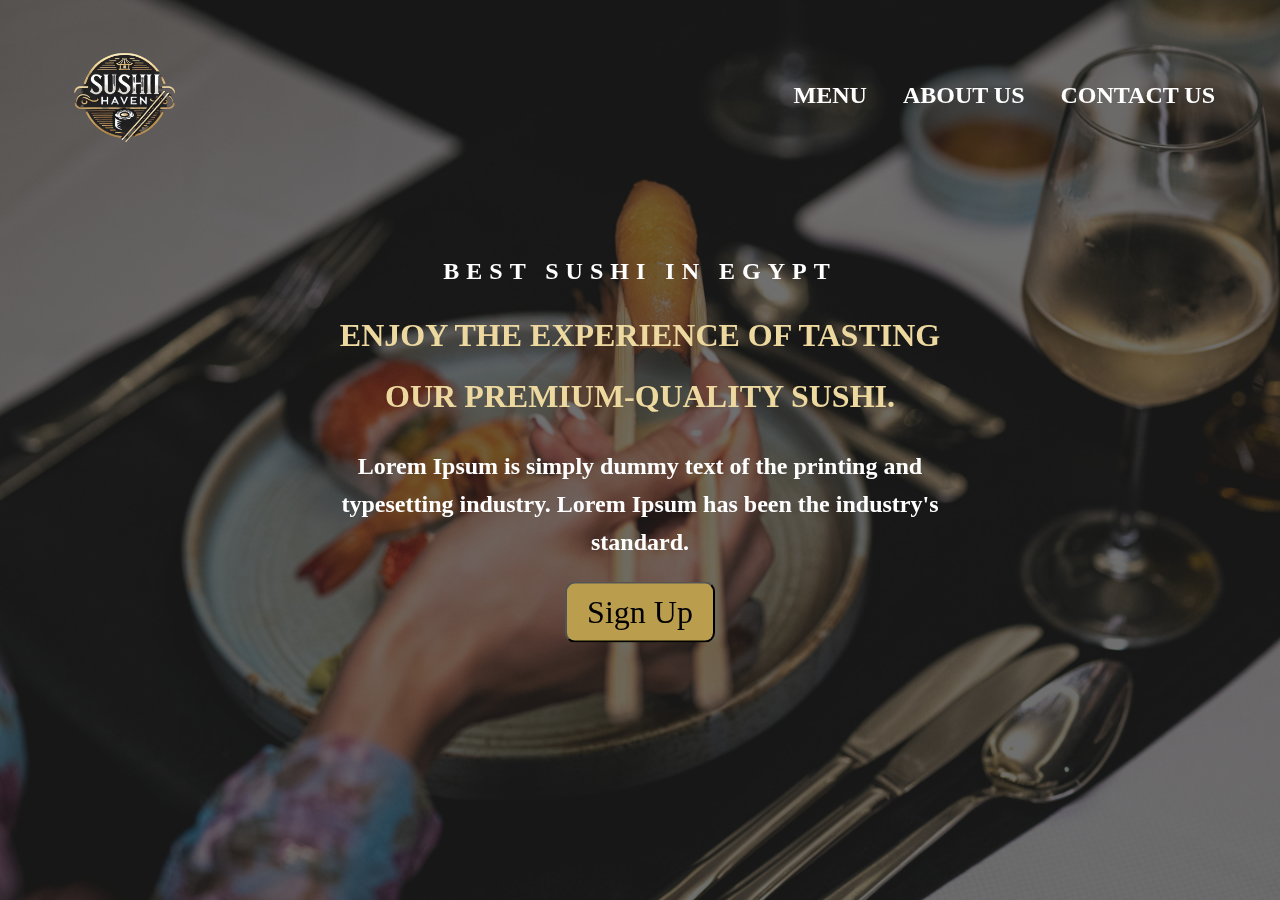
<file: index.html>
<!DOCTYPE html>
<html lang="">
<head>
    <meta charset="UTF-8">
    <meta name="viewport" content="width=device-width, initial-scale=1.0">
    <title>Sushi Haven</title>
    <link rel="stylesheet" href="./home.css">
</head>
<body>
    <div class="background">
        <header>
            <img src="./Logo.png" alt="Sushi Haven Logo" class="logo">
            <nav>
                <a href="./final project (1)/final project/final project.html">MENU</a>
                <a href="/المشروع النهائى/المشروع النهائى/index.html ">ABOUT US</a>
                <a href="#">CONTACT US</a>
            </nav>
        </header>

        <div class="content">
            <h3>BEST SUSHI IN EGYPT</h3>
            <h1>ENJOY THE EXPERIENCE OF TASTING OUR PREMIUM-QUALITY SUSHI.</h1>
            <p>Lorem Ipsum is simply dummy text of the printing and typesetting industry. Lorem Ipsum has been the industry's standard.</p>
            <a href="./Sushi.html">
                <button>Sign Up
                
                </button>
            </a>
           
        </div>
    </div>

    <script src="./home.js"></script>
</body>
</html>
</file>
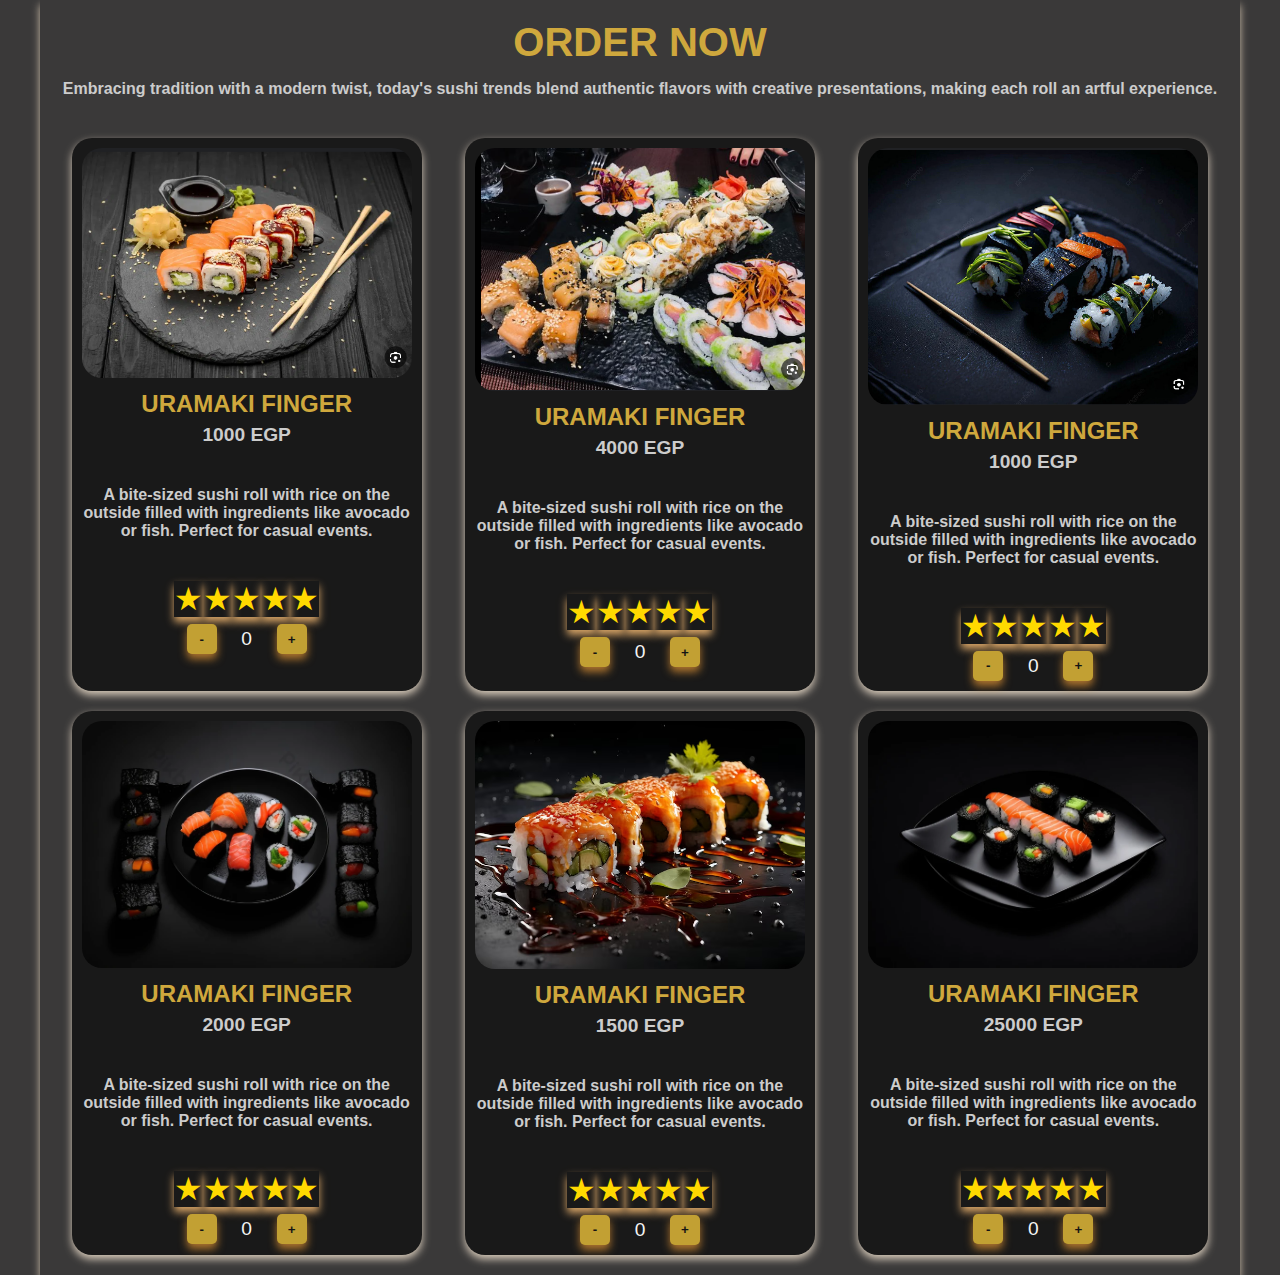
<file: final project (1)/final project/final project.html>
<!DOCTYPE html>
<html lang="en">
<head>
    <meta charset="UTF-8">
    <meta name="viewport" content="width=device-width, initial-scale=1.0">
    <title>Sushi Order</title>
    <link rel="stylesheet" href="final project.css">
</head>
<body>
    <section class="order-now">
        <h1>ORDER NOW</h1>
        <p>Embracing tradition with a modern twist, today's sushi trends blend authentic flavors with creative presentations, making each roll an artful experience.</p>
        <div class="card-container"></div>
    </section>
    <script src="final project.js"></script>
</body>
</html>
</file>
<file: home.css>
* {
    margin: 0;
    padding: 0;
    box-sizing: border-box;
    font-family: 'Georgia', serif;
    scroll-behavior: smooth;
}

body,
html {
    height: 100%;
    display: flex;
    justify-content: center;
    align-items: center;
    background-color: #000;
    color: #fff;
}

.background {
    background-image: url('./Home.png');
    background-size: cover;
    background-position: center;
    position: fixed;
    width: 100%;
    height: 100vh;
    text-align: center;
    color: #fff;
    z-index: -1;
}

header {
    display: flex;
    font-size: 1.5em;
    justify-content: space-between;
    align-items: center;
    padding: 20px 50px;
}

nav :hover {
    word-wrap: #e6b800;

}

.logo {
    color: #000;
    width: 150px;


}

nav a {
    margin: 0 15px;
    text-decoration: none;
    color: #fff;
    font-weight: bold;
}

.content {
    position: absolute;
    top: 50%;
    left: 50%;
    transform: translate(-50%, -50%);
    text-align: center;
    color: #fff;
    max-width: 800px;

}

h3 {
    font-style: Inknut Antiqua;
    font-size: 1.5em;
    letter-spacing: 7px;
    color: #FFFFFF;
    margin-bottom: 10px;
    font-weight: bold;
}

h1 {
    font-style: Inknut Antiqua;
    font-size: 32px;
    font-weight: bold;
    color: #EDD99F;
    margin: 20px 0;
    line-height: 1.9;
    font-weight: bold;
}

p {
    font-style: Inknut Antiqua;
    font-size: 1.5em;
    line-height: 1.6;
    color: #FFFFFF;
    margin-bottom: 20px;
    font-weight: bold;
}

button {
    background-color: #BB9E4D;
    padding: 10px 20px;
    font-size: 2em;
    cursor: pointer;
    border-radius: 10px;
    transition: background-color 0.3s ease;
}

button:hover {
    background-color: #e6b800;

}
</file>
<file: final project (1)/final project/final project.css>
* {
    margin: 0;
    padding: 0;
    box-sizing: border-box;
}

body {
    font-family: Arial, sans-serif;
    background-color: #3a3939;
    color: #f4f4f4;
    display: flex;
    justify-content: center;
    align-items: center;
    min-height: 100vh;
}

.order-now {
    text-align: center;
    max-width: 1200px;
    padding: 20px;
    box-shadow: 0 5px 8px #cfbfab;
}

.order-now h1 {
    font-size: 2.5em;
    color: rgb(207, 168, 61);
    margin-bottom: 15px;
    font-weight: bold;
    
}

.order-now p {
    color: #ccc;
    margin-bottom: 40px;
    font-weight: bold;
    
}

.card-container {
    display: flex;
    flex-wrap: wrap;
    justify-content: space-around;
    gap: 20px;
}

.card {
    background-color: rgb(25, 25, 25);
    border-radius: 20px;
    width: 350px;
    padding: 10px;
    text-align: center;
    box-shadow: 0 4px 8px #dbcebd;
}

.card img {
    width: 100%;
    border-radius: 20px;
    margin-bottom:8px;
}

.card h2 {
    font-size: 1.5em;
    color: rgb(207, 168, 61);
    margin-bottom: 6px;
}

.price {
    font-size: 1.2em;
    margin-bottom: 6px;
    color: rgb(207, 168, 61);
}

.description {
    color: #ccc;
    margin-bottom: 10px;
}

.rating span {
    font-size: 2em;
    color: rgb(255, 217, 0);
    box-shadow: 0 5px 8px #d8a567;
}

.quantity {
    display: flex;
    align-items: center;
    justify-content: center;
    gap: 10px;
    margin-top: 6px;
}

.quantity button {
    width: 30px;
    height: 30px;
    background-color: #c2a033;
    border: none;
    border-radius: 5px;
    color: #141414;
    font-weight: bold;
    cursor: pointer;
    box-shadow: 0 5px 8px #af752e;
}


.quantity button:hover {
    background-color: #ffe28c; 
    transform: scale(1.1); 
}
.quantity button:active {
    transform: scale(0.95);
}


.count {
    font-size: 1.2em;
    width: 40px;
    text-align: center;
    color: #f4f4f4;
}
</file>
